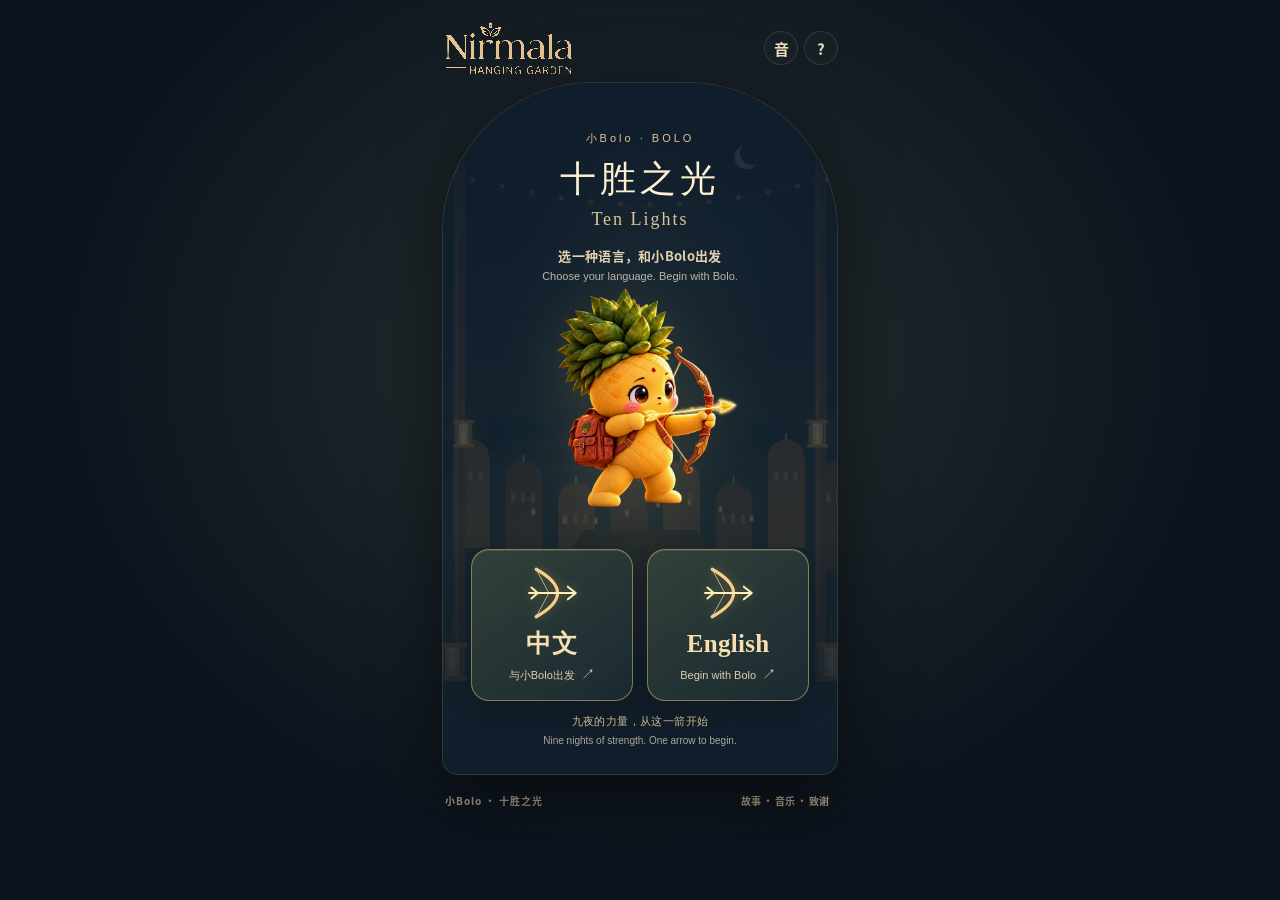
<file: index.html>
<!doctype html>
<html lang="zh-CN"><head><meta charset="utf-8"><meta name="viewport" content="width=device-width,initial-scale=1,viewport-fit=cover"><meta name="theme-color" content="#131b24"><meta name="description" content="九夜蓄力，十箭释怀。与小Bolo一起点亮五彩叶冠，手机弓箭小游戏与四分钟冥想，无需下载或注册。"><meta property="og:title" content="小Bolo · 十胜之光"><meta property="og:description" content="九夜蓄力，十箭释怀。点亮五彩叶冠，进入星河冥想。"><meta property="og:image" content="https://bolo-ten-lights.jovial-fern-0735.chatgpt.site/assets/cosmic-rest.webp"><title>小Bolo · 十胜之光</title><link rel="icon" href="assets/favicon.svg"><link rel="stylesheet" href="style.css?v=20261018-font-complete"><link rel="preload" href="assets/bolo-archer.webp" as="image" fetchpriority="high"></head>
<body>
<main class="shell">
 <header class="top"><a class="wordmark" href="./" aria-label="小Bolo 十胜之光首页"><img class="brand-logo" loading="lazy" fetchpriority="low" src="assets/nirmala-original.svg" width="133" height="59" alt="Nirmala Hanging Garden"></a><div class="tools"><button id="pause" aria-label="暂停游戏" hidden>Ⅱ</button><button id="sound" aria-label="开启音乐" aria-pressed="false">音</button><button id="about" aria-label="故事与玩法说明">?</button></div></header>
 <nav id="language-switch" class="language-switch" aria-label="选择游戏语言" hidden><a href="./?journey=1" lang="zh-CN" hreflang="zh-CN" aria-current="page">中文</a><a href="en.html?journey=1" lang="en" hreflang="en">English</a></nav>
 <div class="stage-wrap"><canvas id="stage" width="480" height="840" aria-label="小Bolo十胜之光游戏画面"></canvas>
 <section id="welcome" class="overlay welcome" aria-labelledby="welcome-title">
  <div class="welcome-heading"><div class="eyebrow">小Bolo · BOLO</div><h1 id="welcome-title">十胜之光<span lang="en">Ten Lights</span></h1><p>选一种语言，和小Bolo出发<span lang="en">Choose your language. Begin with Bolo.</span></p></div>
  <div class="welcome-character"><img src="assets/bolo-archer.webp" width="640" height="728" alt="拿起弓箭的小Bolo" fetchpriority="high"><i id="welcome-hand" aria-hidden="true"></i></div>
  <div class="journey-choices" aria-label="选择旅程语言">
   <a id="choose-zh" class="journey-choice" href="./?journey=1" lang="zh-CN" hreflang="zh-CN"><svg id="bow-zh" class="journey-bow" viewBox="0 0 96 78" aria-hidden="true"><path class="bow-curve" d="M28 9Q82 39 28 69"/><path class="bow-string" d="M28 9L44 39 28 69"/><g class="bow-arrow"><path d="M19 39H78M68 31L78 39 68 47M22 32L30 39 22 46"/></g></svg><strong>中文</strong><span>与小Bolo出发 <b aria-hidden="true">↗</b></span></a>
   <a id="choose-en" class="journey-choice" href="en.html?journey=1" lang="en" hreflang="en"><svg id="bow-en" class="journey-bow" viewBox="0 0 96 78" aria-hidden="true"><path class="bow-curve" d="M28 9Q82 39 28 69"/><path class="bow-string" d="M28 9L44 39 28 69"/><g class="bow-arrow"><path d="M19 39H78M68 31L78 39 68 47M22 32L30 39 22 46"/></g></svg><strong>English</strong><span>Begin with Bolo <b aria-hidden="true">↗</b></span></a>
  </div><p class="welcome-footnote">九夜的力量，从这一箭开始<span lang="en">Nine nights of strength. One arrow to begin.</span></p>
 <svg id="chosen-arrow" viewBox="0 0 84 26" aria-hidden="true" hidden><path d="M5 13H76M65 4L77 13 65 22M7 5L16 13 7 21"/></svg>
 </section>
 <section id="prologue" class="overlay prologue" hidden><div class="prologue-content"><div class="eyebrow">序章 · 九夜之后</div><h2 id="story-title" tabindex="-1">九夜之后，这一箭为何而发</h2><p id="story-copy">九个夜晚，小Bolo练习看见内心。
到了第十天，它拿起弓，准备把觉察化成行动。</p><div class="story-navigation"><span id="story-count">1 / 4</span><button id="story-next" class="subtle">继续读 →</button></div></div><div class="prologue-actions"><p class="tiny">没参加过前九夜，也可以从这一刻开始</p><button id="story-play" class="gold">跳过故事，直接出发 ↗</button><button id="story-sound" class="subtle">♪ 开启音乐</button><p id="story-loadnote" role="status" aria-live="polite"></p></div></section>
 <section id="home" class="overlay home" hidden><div class="eyebrow">九夜等天明 · 十胜节篇</div><h1>十胜之光</h1><p class="intro">九夜的力量<br>在这一箭里绽放</p><div class="home-actions"><button id="start" class="gold">与小Bolo出发 <span>↗</span></button><p id="loadnote" role="status" aria-live="polite">点一下出发，开启音乐与旅程</p><p class="tiny">弓箭挑战＋约4分钟冥想 · 无需下载</p></div></section>
 <section id="charge" class="overlay phase" hidden><div class="eyebrow">第一幕 · 九夜蓄力</div><h2>把九夜的光<br>带在身上</h2><p id="nightname">第一夜</p><button id="skip" class="subtle">进入弓箭挑战 →</button></section>
 <section id="hud" hidden><div class="hud-top"><span>第二幕 · 弓箭挑战</span><strong id="progress">0 / 10</strong></div><div class="powerline"><span>九夜力量</span><div class="bar"><i id="energy"></i></div></div><div class="aim-note" id="aimnote">拖动瞄准 · 松手射箭<br><small>面具有几颗金点，就需要命中几次</small></div><div class="bottom-controls"><button id="recharge">按住蓄力</button><button id="easy" aria-pressed="false">轻松模式</button></div></section>
 <section id="ceremony" class="overlay phase" hidden><div class="eyebrow" id="ceremonylabel">第三幕 · 巨像焚烧</div><h2 id="ceremonytitle">让旧的重量<br>化成光</h2><p id="ceremonytext">十个面具，已经放下</p></section>
 <section id="result" class="overlay result" hidden><div class="eyebrow">星河之中 · 片刻冥想</div><h2>把这份安静<br>带回日常</h2><p>你与小Bolo，一起点亮了十种力量</p><div id="virtues" class="virtues"></div><div class="result-actions"><button id="replay" class="gold">再点亮一次 ↗</button><button id="share" class="subtle">分享给朋友</button><span id="stats" class="tiny"></span></div></section>
 <div id="scene-wait" class="scene-wait" hidden><div class="scene-wait-star" aria-hidden="true">✦</div><p id="scene-wait-text" role="status">下一幕正在准备，稍等片刻</p><small id="scene-wait-count"></small><button id="scene-retry" class="gold" hidden>重试画面</button></div>
 <div id="pausepanel" class="pause-panel" hidden><h2>光会等你</h2><button id="resume" class="gold">继续旅程</button></div><div id="toast" role="status" aria-live="polite"></div>
 </div>
 <footer><span>小Bolo · 十胜之光</span><button id="credits">故事 · 音乐 · 致谢</button></footer>
 <div id="accessible-targets" class="sr-only" aria-label="键盘射箭目标"></div>
</main>
<dialog id="info"><button id="close" class="close" aria-label="关闭说明">×</button><div class="eyebrow">关于这一场小小旅程</div><h2>九夜蓄力，十箭释怀</h2><p>拖动屏幕瞄准，松手射箭。面具下方是中文名称，上方的金点表示还需命中的次数。面具短暂护住自己时，等它露出脸再射。射偏不会结束游戏，力量会慢慢恢复；按住“蓄力”可恢复得更快。</p><p>“轻松模式”让面具停止移动并放下护盾。可用 Tab 选择下方的射箭目标，按 Enter 射箭。暂停后可以随时继续。</p><h3>故事与本作改编</h3><p>十胜节（Dussehra / Vijayadashami）的部分庆典以焚烧罗波那（Ravana）巨像象征胜利。本作让小Bolo参与这场象征性的节庆挑战。</p><p>本作十个面具与十种力量，是为内在反思设计的原创对应，不是传统中唯一固定的十头解释。面对愤怒或恐惧，我们练习的是不被它们牵着走，也给真实感受留出位置。三道光流与五彩叶冠，是成长的视觉象征。</p><p>参考：<a href="https://southasia.ucla.edu/culture/festivals/dussehra/" target="_blank" rel="noopener">UCLA · Dussehra</a>；<a href="https://www.valmikiramayan.net/utf8/yuddha/sarga107/yuddha_107_prose.htm" target="_blank" rel="noopener">《罗摩衍那》战争篇第107章</a>、<a href="https://www.valmikiramayan.net/utf8/yuddha/sarga108/yuddha_108_prose.htm" target="_blank" rel="noopener">第108章</a>。原典中头颅会再生，最终神箭击中心脏；本游戏的逐个面具挑战是改编。</p><h3>音乐</h3><p>射箭至巨像焚烧：《Bouncing Adventure2》；光柱升起至冥想结束：《十胜节自觉音频完整合成》，含英文原声与中文引导。音频由项目方提供，按完整录音时长播放。</p><h3>联系我们</h3><p>想分享游戏体验，或了解 Nirmala 空中花园的活动，欢迎来信：<br><a class="contact-email" href="mailto:nirmalahanginggarden@gmail.com">nirmalahanginggarden@gmail.com</a></p><p class="tiny">Nirmala 空中花园 · 小Bolo原创角色<br>无需账号。游戏不收集姓名、手机号或成绩。</p></dialog>
<script type="module" src="app.js?v=20261019-audio-recovery"></script></body></html>
</file>
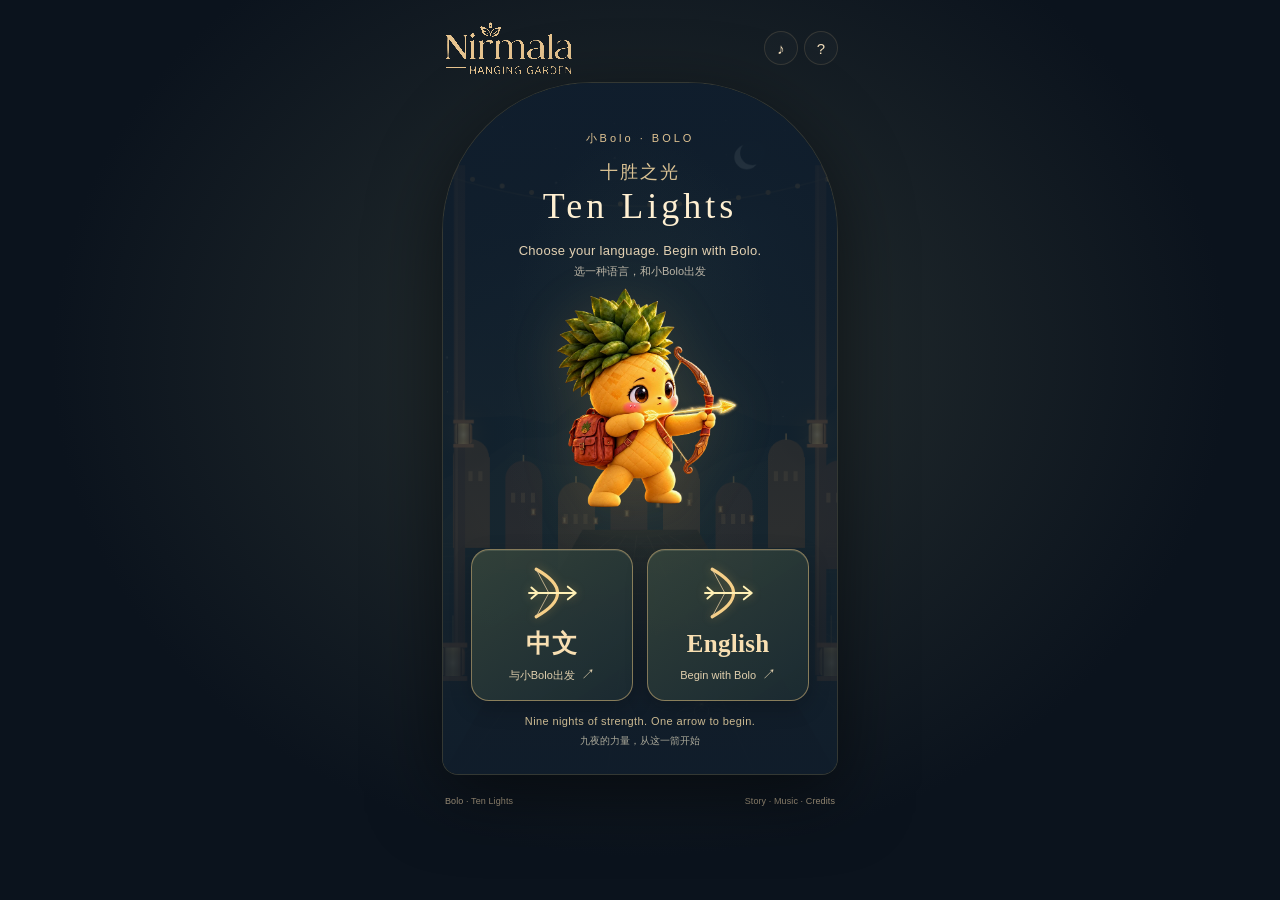
<file: en.html>
<!doctype html>
<html lang="en"><head><meta charset="utf-8"><meta name="viewport" content="width=device-width,initial-scale=1,viewport-fit=cover"><meta name="theme-color" content="#131b24"><meta name="description" content="Gather the strength of nine nights. Let go with ten arrows. Join Bolo for an archery adventure and four minutes of meditation. No download or sign-up needed."><meta property="og:title" content="Bolo · Ten Lights"><meta property="og:description" content="Nine nights of strength. Ten arrows of release. Light up Bolo’s rainbow crown and rest among the stars."><meta property="og:image" content="https://bolo-ten-lights.jovial-fern-0735.chatgpt.site/assets/cosmic-rest.webp"><title>Bolo · Ten Lights</title><link rel="icon" href="assets/favicon.svg"><link rel="stylesheet" href="style.css?v=20261018-font-complete"><link rel="stylesheet" href="en-style.css"><link rel="preload" href="assets/bolo-archer.webp" as="image" fetchpriority="high"></head>
<body>
<main class="shell">
 <header class="top"><a class="wordmark" href="en.html" aria-label="Bolo · Ten Lights home"><img class="brand-logo" loading="lazy" fetchpriority="low" src="assets/nirmala-original.svg" width="133" height="59" alt="Nirmala Hanging Garden"></a><div class="tools"><button id="pause" aria-label="Pause game" hidden>Ⅱ</button><button id="sound" aria-label="Turn on music" aria-pressed="false">♪</button><button id="about" aria-label="Story and how to play">?</button></div></header>
 <nav id="language-switch" class="language-switch" aria-label="Choose game language" hidden><a href="./?journey=1" lang="zh-CN" hreflang="zh-CN">中文</a><a href="en.html?journey=1" lang="en" hreflang="en" aria-current="page">English</a></nav>
 <div class="stage-wrap"><canvas id="stage" width="480" height="840" aria-label="Bolo · Ten Lights game"></canvas>
 <section id="welcome" class="overlay welcome" aria-labelledby="welcome-title">
  <div class="welcome-heading"><div class="eyebrow">小Bolo · BOLO</div><h1 id="welcome-title"><span lang="zh-CN">十胜之光</span>Ten Lights</h1><p>Choose your language. Begin with Bolo.<span lang="zh-CN">选一种语言，和小Bolo出发</span></p></div>
  <div class="welcome-character"><img src="assets/bolo-archer.webp" width="640" height="728" alt="Bolo holding a bow" fetchpriority="high"><i id="welcome-hand" aria-hidden="true"></i></div>
  <div class="journey-choices" aria-label="Choose your language">
   <a id="choose-zh" class="journey-choice" href="./?journey=1" lang="zh-CN" hreflang="zh-CN"><svg id="bow-zh" class="journey-bow" viewBox="0 0 96 78" aria-hidden="true"><path class="bow-curve" d="M28 9Q82 39 28 69"/><path class="bow-string" d="M28 9L44 39 28 69"/><g class="bow-arrow"><path d="M19 39H78M68 31L78 39 68 47M22 32L30 39 22 46"/></g></svg><strong>中文</strong><span>与小Bolo出发 <b aria-hidden="true">↗</b></span></a>
   <a id="choose-en" class="journey-choice" href="en.html?journey=1" lang="en" hreflang="en"><svg id="bow-en" class="journey-bow" viewBox="0 0 96 78" aria-hidden="true"><path class="bow-curve" d="M28 9Q82 39 28 69"/><path class="bow-string" d="M28 9L44 39 28 69"/><g class="bow-arrow"><path d="M19 39H78M68 31L78 39 68 47M22 32L30 39 22 46"/></g></svg><strong>English</strong><span>Begin with Bolo <b aria-hidden="true">↗</b></span></a>
  </div><p class="welcome-footnote">Nine nights of strength. One arrow to begin.<span lang="zh-CN">九夜的力量，从这一箭开始</span></p>
 <svg id="chosen-arrow" viewBox="0 0 84 26" aria-hidden="true" hidden><path d="M5 13H76M65 4L77 13 65 22M7 5L16 13 7 21"/></svg>
 </section>
 <section id="prologue" class="overlay prologue" hidden><div class="prologue-content"><div class="eyebrow">Prologue · After Nine Nights</div><h2 id="story-title" tabindex="-1">After nine nights, why draw a bow?</h2><p id="story-copy">For nine nights, Bolo has practised looking within.
On the tenth day, it is time to turn awareness into action.</p><div class="story-navigation"><span id="story-count">1 / 4</span><button id="story-next" class="subtle">Read on →</button></div></div><div class="prologue-actions"><p class="tiny">New to the nine nights? Your journey can begin here.</p><button id="story-play" class="gold">Skip story · Begin ↗</button><button id="story-sound" class="subtle">♪ Play music</button><p id="story-loadnote" role="status" aria-live="polite"></p></div></section>
 <section id="home" class="overlay home" hidden><div class="eyebrow">Nine Nights to Dawn · Dussehra</div><h1>Ten Lights</h1><p class="intro">The strength of nine nights<br>takes flight in one arrow</p><div class="home-actions"><button id="start" class="gold">Begin with Bolo <span>↗</span></button><p id="loadnote" role="status" aria-live="polite">Tap Begin to start the music and journey</p><p class="tiny">Archery + 4-minute meditation · No download</p></div></section>
 <section id="charge" class="overlay phase" hidden><div class="eyebrow">Act I · Nine Nights of Strength</div><h2>Carry the light<br>of nine nights</h2><p id="nightname">Night One</p><button id="skip" class="subtle">Begin archery →</button></section>
 <section id="hud" hidden><div class="hud-top"><span>Act II · Archery</span><strong id="progress">0 / 10</strong></div><div class="powerline"><span>Inner strength</span><div class="bar"><i id="energy"></i></div></div><div class="aim-note" id="aimnote">Drag to aim · Release to shoot<br><small>Each gold dot is one hit to go</small></div><div class="bottom-controls"><button id="recharge">Hold to recharge</button><button id="easy" aria-pressed="false">Easy mode</button></div></section>
 <section id="ceremony" class="overlay phase" hidden><div class="eyebrow" id="ceremonylabel">Act III · The Bonfire</div><h2 id="ceremonytitle">Let old burdens<br>turn into light</h2><p id="ceremonytext">Ten masks, now laid to rest</p></section>
 <section id="result" class="overlay result" hidden><div class="eyebrow">Among the Stars · Meditation</div><h2>Carry this stillness<br>into your day</h2><p>You and Bolo have awakened ten strengths</p><div id="virtues" class="virtues"></div><div class="result-actions"><button id="replay" class="gold">Play again ↗</button><button id="share" class="subtle">Share with a friend</button><span id="stats" class="tiny"></span></div></section>
 <div id="scene-wait" class="scene-wait" hidden><div class="scene-wait-star" aria-hidden="true">✦</div><p id="scene-wait-text" role="status">Preparing the next scene. One moment…</p><small id="scene-wait-count"></small><button id="scene-retry" class="gold" hidden>Retry scene</button></div>
 <div id="pausepanel" class="pause-panel" hidden><h2>The light will wait</h2><button id="resume" class="gold">Continue the journey</button></div><div id="toast" role="status" aria-live="polite"></div>
 </div>
 <footer><span>Bolo · Ten Lights</span><button id="credits">Story · Music · Credits</button></footer>
 <div id="accessible-targets" class="sr-only" aria-label="Archery targets for keyboard play"></div>
</main>
<dialog id="info"><button id="close" class="close" aria-label="Close information">×</button><div class="eyebrow">About This Little Journey</div><h2>Nine nights of strength.<br>Ten arrows of release.</h2><p>Drag on the screen to aim, then release to shoot. Each mask is named below it; the gold dots above show how many hits remain. When a mask raises its shield, wait until its face appears again. Missing a shot does not end the game. Your strength returns gradually; hold “Recharge” to restore it faster.</p><p>“Easy mode” slows the masks and lowers their shields. Use Tab to select a target below the game, then press Enter to shoot. You can pause and continue at any time.</p><h3>The Story and This Adaptation</h3><p>Some Dussehra / Vijayadashami celebrations mark victory by burning an effigy of Ravana. In this game, Bolo joins a symbolic festival challenge inspired by that tradition.</p><p>The ten masks and their matching strengths are an original framework for reflection, rather than a fixed traditional interpretation of Ravana’s ten heads. When anger or fear arises, we practise making room for our feelings without letting them lead us. The three streams of light and rainbow leaf crown symbolise growth.</p><p>References: <a href="https://southasia.ucla.edu/culture/festivals/dussehra/" target="_blank" rel="noopener">UCLA · Dussehra</a>; <a href="https://www.valmikiramayan.net/utf8/yuddha/sarga107/yuddha_107_prose.htm" target="_blank" rel="noopener">Ramayana · Yuddha Kanda, Chapter 107</a> and <a href="https://www.valmikiramayan.net/utf8/yuddha/sarga108/yuddha_108_prose.htm" target="_blank" rel="noopener">Chapter 108</a>. In the original epic, the heads grow back; the final divine arrow strikes the heart. This game’s individual mask challenges are an adaptation.</p><h3>Music</h3><p>From archery through the bonfire: “Bouncing Adventure2”. From the rising light through the end of meditation: the complete Dussehra Self-Realisation audio, with English original speech and Chinese guidance. Both language versions use this same mix, supplied by the project team, and play it in full.</p><h3>Contact us</h3><p>To share your experience or learn more about Nirmala Hanging Garden, email us:<br><a class="contact-email" href="mailto:nirmalahanginggarden@gmail.com">nirmalahanginggarden@gmail.com</a></p><p class="tiny">Nirmala Hanging Garden · Original character: Bolo<br>No account needed. The game does not collect names, phone numbers or scores.</p></dialog>
<script type="module" src="en-app.js?v=20261019-audio-recovery"></script></body></html>
</file>
<file: style.css>
@font-face{font-family:GameCJK;src:url(assets/game-cjk.woff?v=20261018-complete) format("woff");font-style:normal;font-weight:600;font-display:swap}
*{box-sizing:border-box} [hidden]{display:none!important} :root{color-scheme:dark;--gold:#eac68c;--ink:#111b23;--dim:#b5afa5}html,body{margin:0;background:#0c141d;color:#f4dfbc;font-family:GameCJK,"PingFang SC","Microsoft YaHei",sans-serif}body{background:radial-gradient(ellipse at 50% 40%,#283131,#0b131d 65%);min-height:100svh}button,a{-webkit-tap-highlight-color:transparent}button{font:inherit;cursor:pointer;border:0;color:inherit}button:focus-visible,a:focus-visible{outline:2px solid #fbd398;outline-offset:4px}button:disabled{cursor:wait;opacity:.6}.shell{max-width:490px;margin:auto;padding:0 12px}.top{height:64px;display:flex;align-items:center;justify-content:space-between}.wordmark{font:20px Georgia,serif;letter-spacing:1px;color:#d2b17f;text-decoration:none;position:relative;padding-left:33px}.sprout{position:absolute;left:0;top:1px;width:25px;height:25px}.garden{display:block;font:7px sans-serif;letter-spacing:2.7px;margin-top:4px}.tools{display:flex;gap:6px}.tools button{height:34px;width:34px;background:#ffffff05;border:1px solid #eac68c24;border-radius:50%;font-size:15px}.tools button[aria-pressed=true]{background:#eac68c20}.stage-wrap{position:relative;aspect-ratio:480/840;background:#15232c;border:1px solid #c797542d;border-radius:160px 160px 18px 18px;overflow:hidden;box-shadow:0 20px 70px #0008}canvas{display:block;width:100%;height:100%;touch-action:none}.overlay{position:absolute;inset:0;pointer-events:none;text-align:center}.overlay button{pointer-events:auto}.eyebrow{font-size:11px;letter-spacing:3px;color:#c6aa81}.home{padding-top:12%}.home h1{font-family:"Songti SC","Noto Serif CJK SC",serif;font-weight:600;font-size:55px;letter-spacing:9px;margin:13px 0 17px;text-shadow:0 3px 20px #0005}.intro{font-size:17px;line-height:1.9;letter-spacing:3px;color:#e2c49a;margin:0}.home-actions{position:absolute;bottom:5%;left:8%;right:8%}.gold{background:linear-gradient(110deg,#e9c58c,#c89052);color:#25211b;border:1px solid #f7d6a3;border-radius:8px;min-height:50px;padding:13px 24px;font-weight:700;font-size:16px;letter-spacing:1px;box-shadow:0 5px 25px #d79a3e20}.gold span{margin-left:24px}.home .gold{width:100%}.tiny{font-size:10px;color:#bbb4a9;line-height:1.7;letter-spacing:1px}#loadnote{font-size:11px;color:#cabb9e;min-height:15px;margin:9px 0 0}.phase{padding:12% 5% 0}.phase h2,.result h2{font-family:"Songti SC","Noto Serif CJK SC",serif;font-weight:600;font-size:31px;line-height:1.5;letter-spacing:4px;margin:17px 0}.phase p{font-size:14px;color:#dec49f;letter-spacing:2px}.subtle{background:transparent;border-bottom:1px solid #c7ac7b60;padding:10px 3px;color:#d3b786;font-size:13px;letter-spacing:1px}.phase .subtle{position:absolute;bottom:5%;left:28%;right:28%}#hud{position:absolute;inset:0;pointer-events:none}.hud-top{position:absolute;top:7%;left:7%;right:7%;display:flex;align-items:center;justify-content:space-between;color:#e5cba2;font-size:12px;letter-spacing:1px}.hud-top strong{font-family:Georgia,serif;font-size:23px;font-weight:400}.powerline{position:absolute;top:12%;left:7%;right:7%;display:flex;align-items:center;gap:14px;font-size:11px;color:#cbb791}.bar{height:5px;flex:1;background:#ffffff16;border-radius:8px;overflow:hidden}.bar i{display:block;width:100%;height:100%;background:linear-gradient(90deg,#ad7c4a,#f3d99e);transition:width .1s linear}.aim-note{position:absolute;bottom:7.5%;left:35%;right:3%;text-align:center;font-size:12px;line-height:1.8;color:#ebd1a8}.aim-note small{font-size:9px;color:#b9b1a3}.bottom-controls{position:absolute;left:6%;right:6%;bottom:2%;display:flex;justify-content:space-between}.bottom-controls button{pointer-events:auto;padding:8px 12px;touch-action:none;border:1px solid #d3ad7144;border-radius:6px;background:#18202899;font-size:11px}.bottom-controls button[aria-pressed=true]{background:#b8864630}#recharge:active{background:#c4954650}.result{padding-top:11%;background:linear-gradient(#0a152268,transparent 38%,transparent 62%,#0a1522e6)}.result h2{font-size:34px;margin-top:13px}.result>p{font-size:12px;letter-spacing:1px}.virtues{position:absolute;bottom:19%;left:8%;right:8%;display:flex;gap:7px;justify-content:center;flex-wrap:wrap}.virtues span{font-size:11px;padding:4px 9px;background:#152328ba;border:1px solid #d6b97940;border-radius:30px}.result-actions{position:absolute;left:9%;right:9%;bottom:2.5%;display:grid;grid-template-columns:1fr 1fr;gap:8px;align-items:center}.result-actions .gold{font-size:13px;min-height:43px;padding:10px}.result-actions .tiny{grid-column:span 2}.pause-panel{position:absolute;inset:0;background:#071019df;display:flex;flex-direction:column;align-items:center;justify-content:center;gap:15px}.pause-panel h2{font-family:serif;letter-spacing:4px;font-weight:400}#toast{position:absolute;bottom:15%;left:10%;right:10%;border:1px solid #dec08b44;border-radius:8px;background:#11202be8;padding:12px;font-size:13px;text-align:center;opacity:0;transition:opacity .15s;pointer-events:none}#toast.show{opacity:1}footer{display:flex;align-items:center;justify-content:space-between;padding:17px 3px 25px;color:#a99b83;font-size:10px;letter-spacing:1px}footer button{background:none;font-size:10px;color:#a99b83}dialog{max-width:430px;width:calc(100% - 30px);max-height:85svh;overflow:auto;background:#17232b;color:#ddcbae;border:1px solid #b5935d66;border-radius:16px;padding:32px 26px;line-height:1.85;font-size:13px}dialog::backdrop{background:#030b13d9}dialog h2{font-family:serif;font-size:24px;font-weight:500;line-height:1.5}dialog h3{font-size:14px;margin-top:28px}dialog a{color:#e6c081}dialog .close{position:absolute;right:14px;top:8px;background:none;font-size:26px;padding:6px}.sr-only{position:absolute;width:1px;height:1px;margin:-1px;overflow:hidden;clip:rect(0,0,0,0);white-space:nowrap}.sr-only:focus-within{position:static;width:auto;height:auto;clip:auto;white-space:normal;display:flex;flex-wrap:wrap;gap:6px;padding-bottom:20px}.sr-only button{background:#273238;padding:8px;border-radius:4px;font-size:12px} @media(min-width:700px){.shell{max-width:420px}.top{height:68px}.stage-wrap{border-radius:150px 150px 16px 16px}.home h1{font-size:49px}.home-actions .gold{font-size:14px}body{padding:14px 0}}@media(prefers-reduced-motion:reduce){*{transition:none!important}}

/* Reserve a quiet heading area above the seated character. */
#ceremony:is([data-phase="grow"],[data-phase="prayer"],[data-phase="cosmos"]){padding:15% 6% 0;background:linear-gradient(to bottom,rgba(7,15,25,.96) 0%,rgba(7,15,25,.94) 22%,rgba(7,15,25,.75) 30%,rgba(7,15,25,0) 40%);}
#ceremony:is([data-phase="grow"],[data-phase="prayer"],[data-phase="cosmos"]) .eyebrow{font-size:12px;line-height:1.6;color:#e8cfaa;letter-spacing:2px;}
#ceremony:is([data-phase="grow"],[data-phase="prayer"],[data-phase="cosmos"]) h2{font-family:GameCJK,"PingFang SC",sans-serif;font-size:clamp(25px,6.5vw,30px);font-weight:600;line-height:1.5;letter-spacing:2px;margin:12px 0 10px;color:#fff0d6;text-shadow:0 2px 8px #000;}
#ceremony:is([data-phase="grow"],[data-phase="prayer"],[data-phase="cosmos"]) p{font-size:15px;line-height:1.8;letter-spacing:1px;color:#fff0d6;margin:0;text-shadow:0 1px 6px #000;}

.wordmark{padding:0;display:flex;align-items:center}.brand-logo{display:block;width:133px;height:59px;object-fit:contain}

.language-switch{display:flex;justify-content:center;gap:4px;width:fit-content;max-width:100%;margin:0 auto 12px;padding:3px;border:1px solid #eac68c40;border-radius:28px;background:#111c26}
.language-switch a{display:flex;align-items:center;justify-content:center;min-width:88px;min-height:44px;padding:8px 18px;border-radius:23px;color:#d8c3a1;text-decoration:none;font:600 14px Arial,"PingFang SC",sans-serif;letter-spacing:.2px}
.language-switch a[aria-current="page"]{background:#eac68c;color:#25211b}
.language-switch a:not([aria-current="page"]):hover{background:#eac68c16;color:#fff0d6}

/* The story is real page content and paints before large images or audio load. */
.prologue{background:linear-gradient(#0b1726f5 0%,#0b1726eb 27%,#0b17264d 45%,transparent 62%,#0b1726f2 91%)}
.prologue-content{position:absolute;top:7%;left:8%;right:8%;text-align:left}
.prologue .eyebrow{font-size:11px;letter-spacing:1.8px;text-align:center}
.prologue h2{font-family:Georgia,"Songti SC",serif;font-size:23px;line-height:1.45;letter-spacing:.4px;text-align:center;margin:14px 0}
#story-copy{white-space:pre-line;min-height:106px;margin:0;font-size:15px;line-height:1.85;color:#f2ddbb;letter-spacing:.3px}
.story-navigation{display:flex;align-items:center;justify-content:space-between;margin-top:1px}
#story-count{font:12px Georgia,serif;color:#c8ad82;letter-spacing:2px}
.story-navigation .subtle{position:static;min-height:40px;padding:6px 10px;font-size:12px}
.prologue-actions{position:absolute;left:8%;right:8%;bottom:2.5%;display:flex;flex-direction:column;align-items:center;gap:5px}
.prologue-actions .tiny{margin:0 0 3px;text-align:center;letter-spacing:.2px}
.prologue-actions .gold{width:100%;font-size:14px;min-height:46px;padding:11px}
.prologue-actions .subtle{font-size:12px;min-height:35px;padding:7px 12px}
#story-loadnote{font-size:11px;line-height:1.5;color:#e6c99a;min-height:0;margin:0;text-align:center}
#story-loadnote:empty{display:none}
.prologue::before,.prologue::after{content:'✦';position:absolute;pointer-events:none;color:#e7c78f;font-size:17px;opacity:.6;animation:story-glimmer 4s ease-in-out infinite}
.prologue::before{left:10%;top:45%}.prologue::after{right:9%;top:60%;animation-delay:-2s;font-size:12px}
@keyframes story-glimmer{0%,100%{opacity:.22;transform:translateY(0) scale(.8)}50%{opacity:.85;transform:translateY(-8px) scale(1.1)}}
html[lang="en"] .prologue h2{font-size:22px;line-height:1.25;letter-spacing:0}
html[lang="en"] #story-copy{font-size:13px;line-height:1.55;letter-spacing:0;min-height:116px}
html[lang="en"] .prologue .eyebrow{font-size:10px;letter-spacing:1px}
@media(max-width:370px){.prologue-content{top:6%;left:7%;right:7%}.prologue h2{font-size:20px;margin:11px 0}#story-copy{font-size:13px;line-height:1.65;min-height:98px}html[lang="en"] .prologue h2{font-size:19px}html[lang="en"] #story-copy{font-size:12px;line-height:1.5;min-height:110px}}
@media(prefers-reduced-motion:reduce){.prologue::before,.prologue::after{animation:none}}

/* Two large bow-and-arrow choices, visible without waiting for game assets. */
.welcome{pointer-events:auto;background:radial-gradient(ellipse at 50% 45%,#465a4b35,transparent 50%),linear-gradient(#101e2ded,#0e1c29a8 65%,#101d2bf5)}
.welcome-heading{position:absolute;top:7%;left:7%;right:7%}
.welcome-heading .eyebrow{font:11px Arial,"PingFang SC",sans-serif;letter-spacing:3px;color:#e0c392}
.welcome h1{font-family:Georgia,"Songti SC",serif;font-weight:500;font-size:36px;line-height:1.15;letter-spacing:4px;margin:13px 0 12px;color:#fff0d2}
.welcome h1 span{display:block;font-size:18px;letter-spacing:2px;line-height:1.5;margin-top:5px;color:#dcc394}
.welcome-heading p{font-size:13px;line-height:1.7;margin:0;color:#e3d1b2;letter-spacing:.3px}
.welcome-heading p span{display:block;font:11px/1.8 Arial,"PingFang SC",sans-serif;color:#bcb6a8;letter-spacing:0}
.welcome-character{position:absolute;top:29%;left:24%;width:52%;aspect-ratio:640/728;filter:drop-shadow(0 10px 26px #f5bb4720)}
.welcome-character img{display:block;width:100%;height:100%;object-fit:contain}
#welcome-hand{position:absolute;left:82%;top:57%;width:1px;height:1px;pointer-events:none}
#welcome-hand::before,#welcome-hand::after{content:'';position:absolute;left:50%;top:50%;width:15px;height:15px;transform:translate(-50%,-50%) scale(.2);border-radius:50%;opacity:0;background:#fff4b6;box-shadow:0 0 12px 8px #ffe086,0 0 35px 18px #e6b35088}
#welcome-hand.lit::before{animation:arrow-arrival .3s ease-out both}
#welcome-hand.lit::after{width:55px;height:55px;background:repeating-conic-gradient(from 0deg,#ffdf86aa 0deg 2deg,transparent 2deg 45deg);box-shadow:none;animation:arrow-arrival .3s ease-out both}
.journey-choices{position:absolute;left:7%;right:7%;bottom:10.5%;display:grid;grid-template-columns:1fr 1fr;gap:14px}
.journey-choice{display:flex;flex-direction:column;align-items:center;justify-content:center;gap:5px;min-height:140px;padding:12px 6px 15px;color:#f8dfb2;text-decoration:none;border:1px solid #d8b77a8c;border-radius:18px;background:linear-gradient(145deg,#35443be6,#1b2b32f0);box-shadow:inset 0 1px #fff2cf20,0 7px 22px #0003;transition:background .16s,border-color .16s,transform .16s}
.journey-choice:hover,.journey-choice:focus-visible,.journey-choice.selected{border-color:#f8d89a;background:linear-gradient(145deg,#74603b,#273a3b);transform:translateY(-3px)}
.journey-choice strong{font:600 25px/1.2 Georgia,"PingFang SC",serif;letter-spacing:.3px}
.journey-choice span{font:11px/1.5 Arial,"PingFang SC",sans-serif;color:#e0cfad;white-space:nowrap}
.journey-choice b{font-size:14px;margin-left:3px;font-weight:400}
.journey-bow{display:block;width:76px;height:62px;fill:none;stroke:#f6cf88;stroke-width:2.5;stroke-linecap:round;stroke-linejoin:round;filter:drop-shadow(0 0 5px #e6b35055)}
.bow-curve{stroke-width:4}.bow-string{stroke-width:1;stroke:#e2caa0}.bow-arrow{stroke:#fff0b5}
.selected .bow-arrow{opacity:0}.choosing .journey-choice:not(.selected){opacity:.55}
#chosen-arrow{position:absolute;width:84px;height:26px;z-index:5;pointer-events:none;overflow:visible;fill:none;stroke:#fff5c2;stroke-width:2.6;stroke-linecap:round;stroke-linejoin:round;filter:drop-shadow(0 0 4px #fff2a8) drop-shadow(0 0 12px #ffd463);transform:translate(-50%,-50%)}
.welcome-footnote{position:absolute;bottom:3.5%;left:5%;right:5%;font:11px/1.8 Arial,"PingFang SC",sans-serif;letter-spacing:.4px;margin:0;color:#cbb991}
.welcome-footnote span{display:block;font-size:10px;letter-spacing:0;color:#aaa899}
@keyframes arrow-arrival{0%{opacity:.2;transform:translate(-50%,-50%) scale(.4)}65%{opacity:1;transform:translate(-50%,-50%) scale(1.4)}100%{opacity:.8;transform:translate(-50%,-50%) scale(1)}}
@media(max-width:370px){.welcome h1{font-size:31px;margin:10px 0 8px}.welcome h1 span{font-size:16px;margin-top:3px}.welcome-heading p{font-size:12px}.welcome-heading p span{font-size:10px}.journey-choices{gap:10px}.journey-choice{min-height:121px;padding:8px 4px 11px;gap:3px}.journey-bow{width:64px;height:52px}.journey-choice strong{font-size:23px}.journey-choice span{font-size:10px}.welcome-footnote{font-size:10px}.welcome-footnote span{font-size:9px}}
@media(prefers-reduced-motion:reduce){#welcome-hand.lit::before,#welcome-hand.lit::after{animation:none;opacity:1;transform:translate(-50%,-50%)}}
.scene-wait{position:absolute;inset:32% 7% auto;padding:24px 15px;display:flex;flex-direction:column;align-items:center;gap:12px;border:1px solid #dfbd7555;border-radius:18px;background:#0d1b2aee;text-align:center;color:#f5dfb9}
.scene-wait p{font-size:14px;line-height:1.7;margin:0}.scene-wait small{font:11px Arial,sans-serif;color:#c8b795}.scene-wait .gold{font-size:13px;min-height:44px}.scene-wait-star{font-size:30px;color:#f7d286;animation:story-glimmer 2s ease-in-out infinite}
@media(prefers-reduced-motion:reduce){.scene-wait-star{animation:none}}

/* Keep the contact address readable on narrow phones. */
dialog .contact-email{max-width:100%;overflow-wrap:anywhere}

/* Match the bundled Chinese face and keep fallback text at the same weight. */
html[lang="zh-CN"] body{font-weight:600}
</file>
<file: en-style.css>
/* English typography only; the original artwork and layout stay in place. */
html[lang="en"] body{font-family:Arial,Helvetica,sans-serif}
.eyebrow{letter-spacing:1px;font-size:10px;line-height:1.5}
.home h1{font-family:Georgia,serif;font-size:clamp(34px,9vw,44px);letter-spacing:1px;line-height:1.15;margin:14px 0 16px}
.intro{font-size:15px;line-height:1.7;letter-spacing:.3px}
.tiny{letter-spacing:.15px}
.gold{letter-spacing:.3px}
.phase h2,.result h2{font-family:Georgia,serif;font-size:clamp(24px,6.3vw,30px);line-height:1.3;letter-spacing:.3px;margin:14px 0}
.phase p{font-size:13px;letter-spacing:.2px}
.phase .subtle{left:21%;right:21%}
.hud-top{letter-spacing:.3px}
.powerline{gap:12px}
.aim-note{font-size:11px;line-height:1.65}
.aim-note small{font-size:9px}
.result>p{font-size:11px;letter-spacing:0;padding:0 6%;line-height:1.5}
.virtues{gap:6px;bottom:18%;left:6%;right:6%}
.virtues span{padding:4px 8px;font-size:11px}
.result-actions .subtle{font-size:12px;letter-spacing:0}
.pause-panel h2{letter-spacing:.5px;text-align:center}
footer{font-size:9px;letter-spacing:.1px;gap:8px}
footer button{font-size:9px;letter-spacing:.1px;padding:4px 0}
dialog{line-height:1.7}
#ceremony:is([data-phase="grow"],[data-phase="prayer"],[data-phase="cosmos"]) .eyebrow{font-size:10px;letter-spacing:.8px}
#ceremony:is([data-phase="grow"],[data-phase="prayer"],[data-phase="cosmos"]) h2{font-family:Georgia,serif;font-size:clamp(23px,6vw,29px);line-height:1.25;letter-spacing:.2px}
#ceremony:is([data-phase="grow"],[data-phase="prayer"],[data-phase="cosmos"]) p{font-size:12px;line-height:1.5;letter-spacing:0}
</file>
